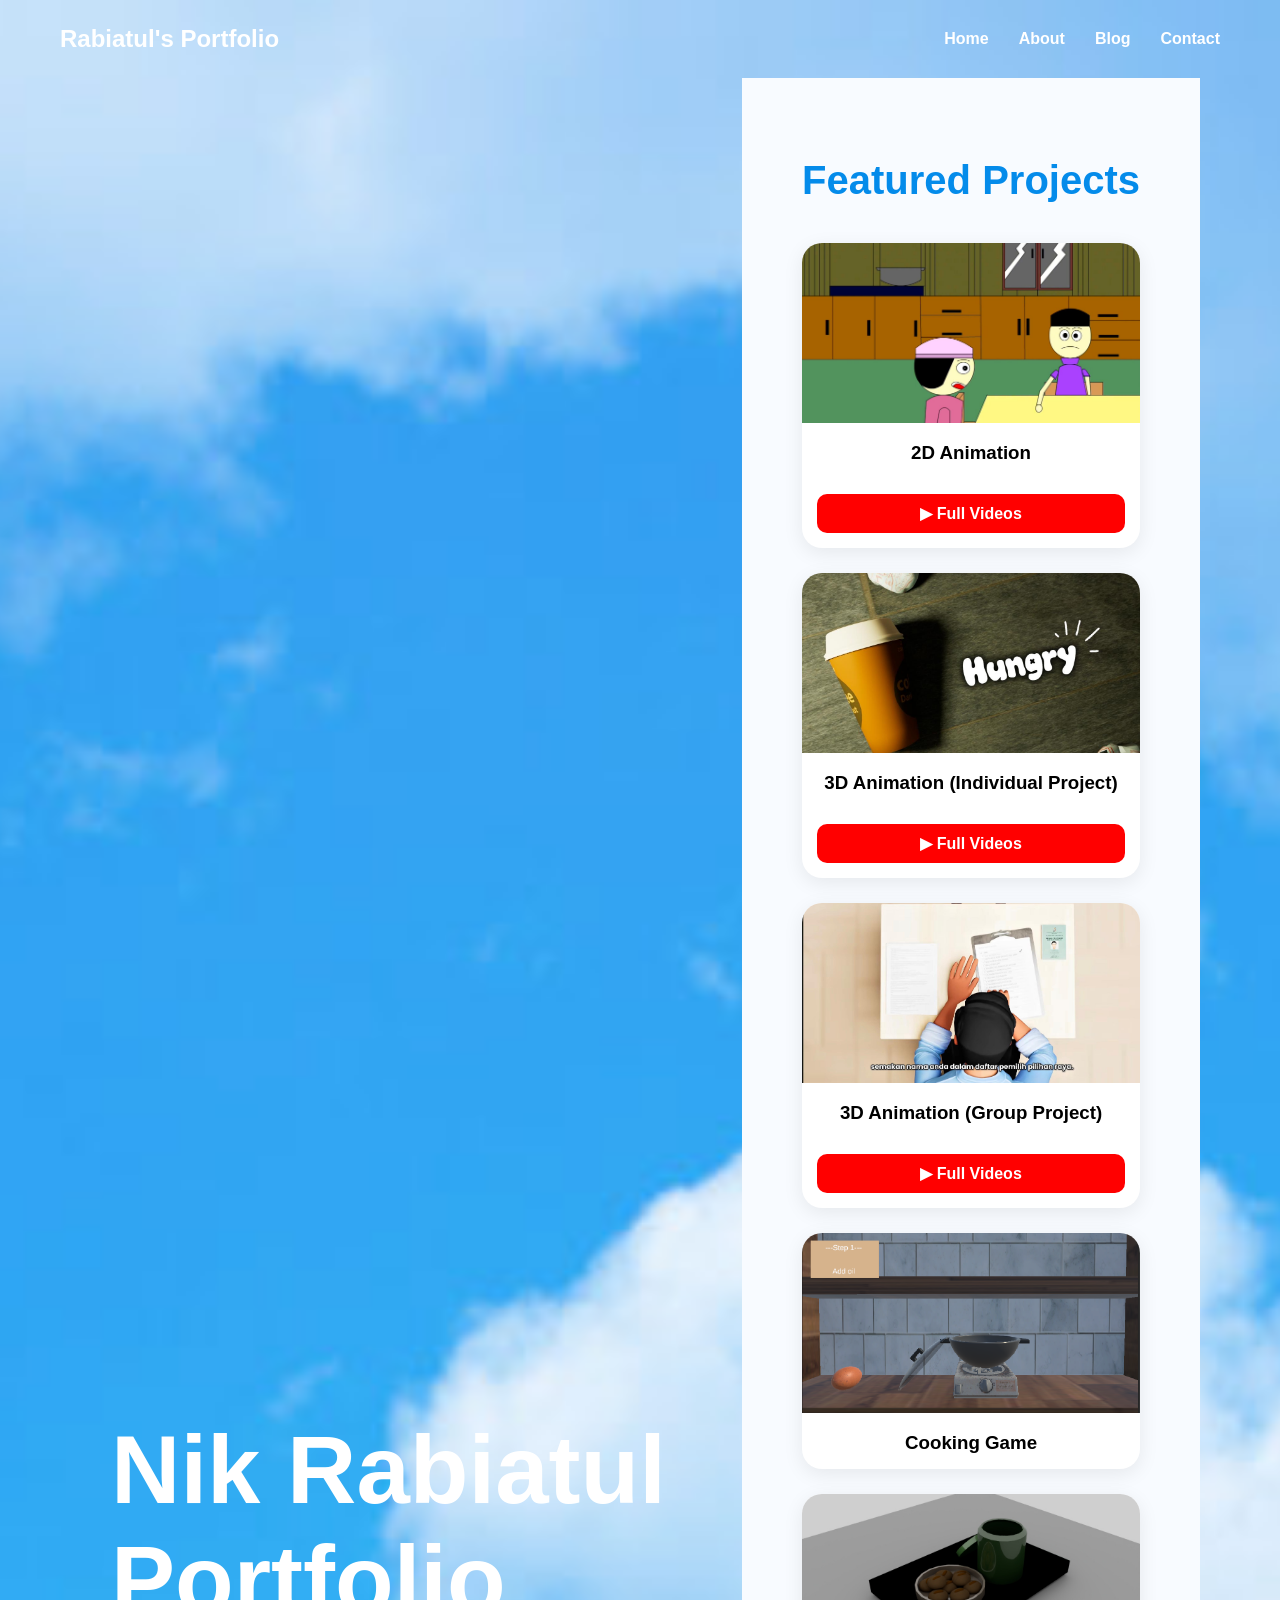
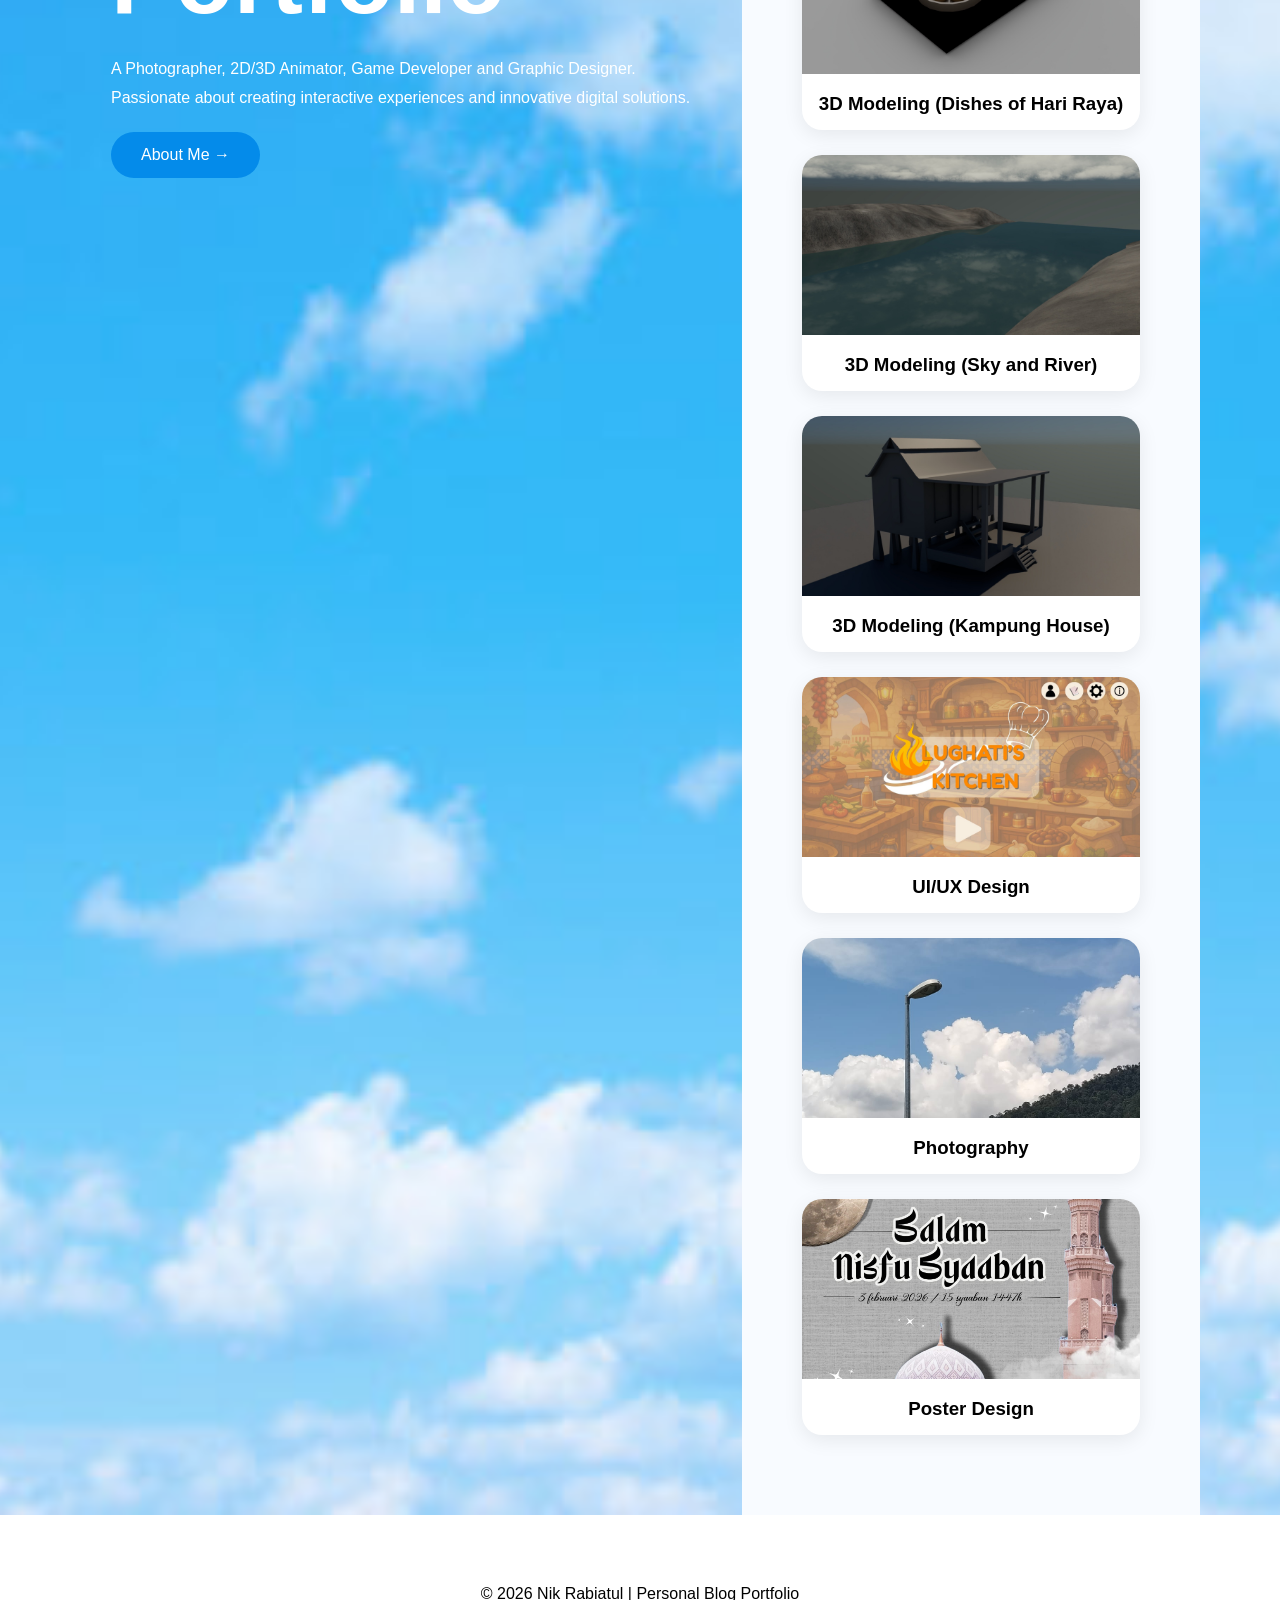
<file: index.html>
<!DOCTYPE html>
<html lang="en">
<head>
    <meta charset="UTF-8">
    <meta name="viewport" content="width=device-width, initial-scale=1.0">
    <title>Nik Rabiatul Adawiah</title>
    <link rel="stylesheet" href="css/style.css">
</head>
<body>

    <section class="hero">

    

    <nav>
        <div class="logo">Rabiatul's Portfolio</div>

        <ul>
            <li><a href="index.html">Home</a></li>
            <li><a href="about.html">About</a></li>
            <li><a href="blog.html">Blog</a></li>
            <li><a href="contact.html">Contact</a></li>
        </ul>
    </nav>

    <div class="hero-content">

        <h1 id="typing-text"></h1>

        <div class="left-content">
            <h1>Nik Rabiatul Portfolio</h1>

            <p>
                A Photographer, 2D/3D Animator, Game Developer and Graphic Designer.
                Passionate about creating interactive experiences and
                innovative digital solutions.
            </p>

            <a href="about.html" class="explore-btn">
                About Me →
            </a>
        </div>

       <section class="featured-projects">

    <h2>Featured Projects</h2>

    <div class="project-grid">

        <div class="project-box">
            <img src="images/2d.jpeg" alt="">
            <h3>2D Animation</h3>
            <a href="https://youtu.be/Un-qMPozOXg?si=61sQifXs1nlyICie" class="youtube-btn">▶ Full Videos</a>
        </div>

        <div class="project-box">
            <img src="images/3d.jpeg" alt="">
            <h3>3D Animation (Individual Project)</h3>
            <a href="https://youtu.be/7MJINVEy5Hg?si=tbeQDeprbRoLhTo2" class="youtube-btn">▶ Full Videos</a>
        </div>

        <div class="project-box">
            <img src="images/undi.jpeg" alt="">
            <h3>3D Animation (Group Project)</h3>
            <a href="https://youtu.be/KprxuE1EbSo?si=SqqkYs3lFVbe_8xC" class="youtube-btn">▶ Full Videos</a>
        </div>

        <div class="project-box">
            <img src="images/cooking.png" alt="">
            <h3>Cooking Game</h3>
        </div>

        <div class="project-box">
            <img src="images/sekut.jpg" alt="">
            <h3>3D Modeling (Dishes of Hari Raya)</h3>
        </div>

        <div class="project-box">
            <img src="images/air.jpg" alt="">
            <h3>3D Modeling (Sky and River)</h3>
        </div>

        <div class="project-box">
            <img src="images/rumah.jpg" alt="">
            <h3>3D Modeling (Kampung House)</h3>
        </div>

        <div class="project-box">
            <img src="images/game.jpg" alt="">
            <h3>UI/UX Design</h3>
        </div>

        <div class="project-box">
            <img src="images/langit.jpeg" alt="">
            <h3>Photography</h3>
        </div>

        <div class="project-box">
            <img src="images/syaaban.jpeg" alt="">
            <h3>Poster Design</h3>
        </div>

    </div>

</section>


    </div>

</section>

    <footer>
        <p>&copy; 2026 Nik Rabiatul | Personal Blog Portfolio</p>
    </footer>

</body>
</file>
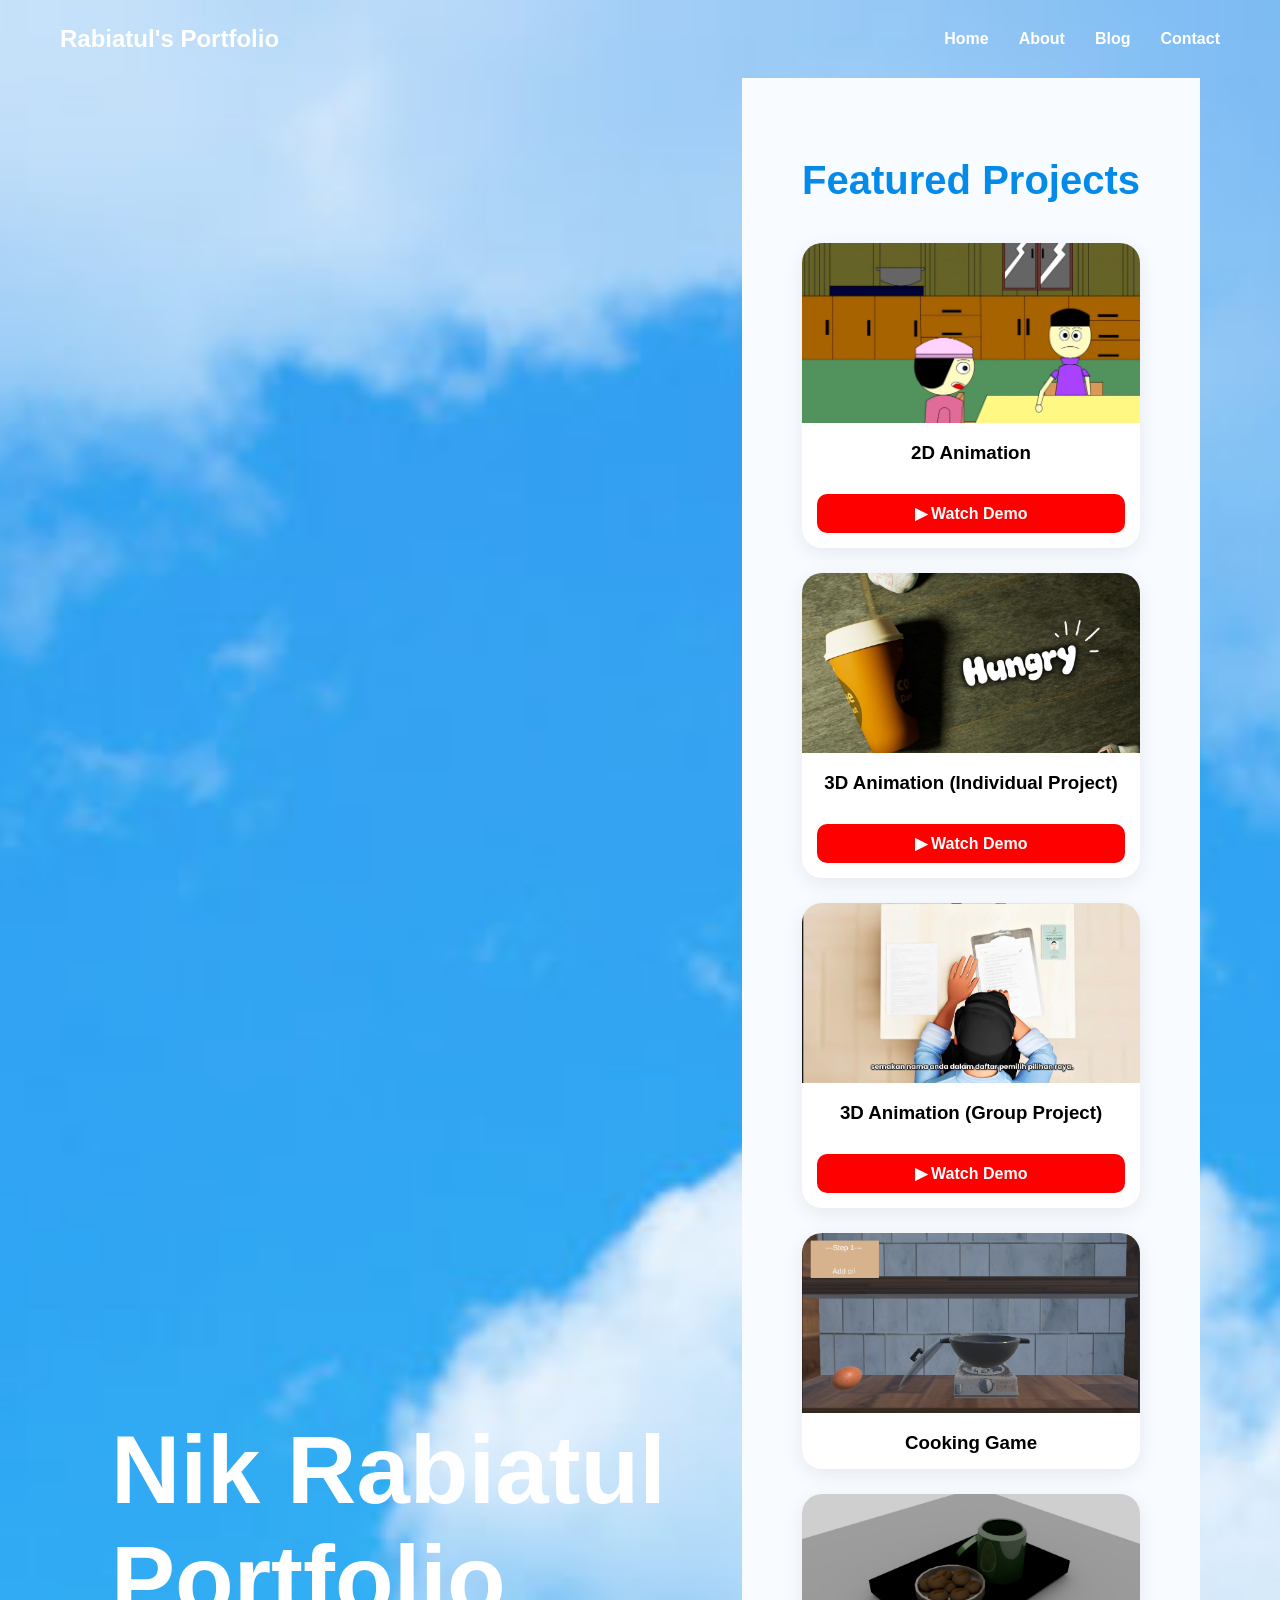
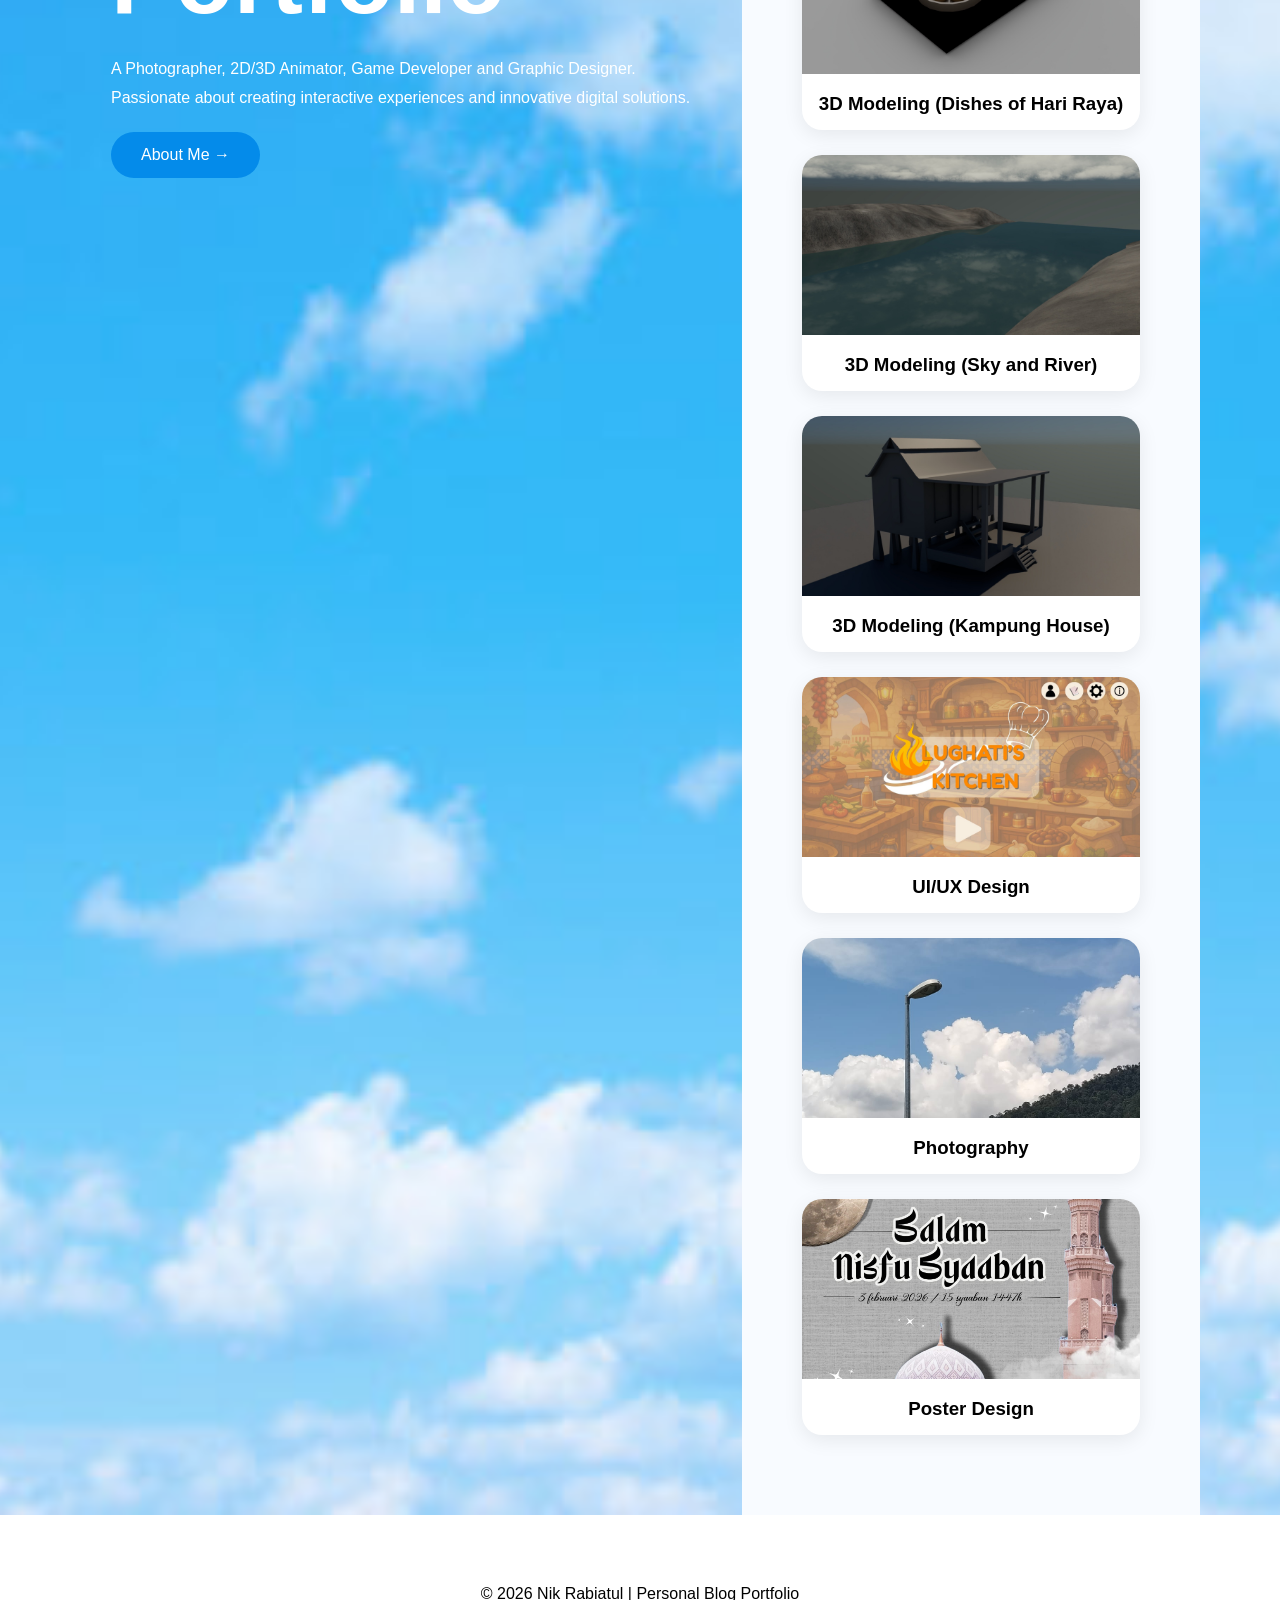
<file: personal blog portfolio/index.html>
<!DOCTYPE html>
<html lang="en">
<head>
    <meta charset="UTF-8">
    <meta name="viewport" content="width=device-width, initial-scale=1.0">
    <title>Nik Rabiatul Adawiah</title>
    <link rel="stylesheet" href="css/style.css">
</head>
<body>

    <section class="hero">

    

    <nav>
        <div class="logo">Rabiatul's Portfolio</div>

        <ul>
            <li><a href="index.html">Home</a></li>
            <li><a href="about.html">About</a></li>
            <li><a href="blog.html">Blog</a></li>
            <li><a href="contact.html">Contact</a></li>
        </ul>
    </nav>

    <div class="hero-content">

        <h1 id="typing-text"></h1>

        <div class="left-content">
            <h1>Nik Rabiatul Portfolio</h1>

            <p>
                A Photographer, 2D/3D Animator, Game Developer and Graphic Designer.
                Passionate about creating interactive experiences and
                innovative digital solutions.
            </p>

            <a href="about.html" class="explore-btn">
                About Me →
            </a>
        </div>

       <section class="featured-projects">

    <h2>Featured Projects</h2>

    <div class="project-grid">

        <div class="project-box">
            <img src="images/2d.jpeg" alt="">
            <h3>2D Animation</h3>
            <a href="https://youtu.be/Un-qMPozOXg?si=61sQifXs1nlyICie" class="youtube-btn">▶ Watch Demo</a>
        </div>

        <div class="project-box">
            <img src="images/3d.jpeg" alt="">
            <h3>3D Animation (Individual Project)</h3>
            <a href="https://youtu.be/7MJINVEy5Hg?si=tbeQDeprbRoLhTo2" class="youtube-btn">▶ Watch Demo</a>
        </div>

        <div class="project-box">
            <img src="images/undi.jpeg" alt="">
            <h3>3D Animation (Group Project)</h3>
            <a href="https://youtu.be/KprxuE1EbSo?si=SqqkYs3lFVbe_8xC" class="youtube-btn">▶ Watch Demo</a>
        </div>

        <div class="project-box">
            <img src="images/cooking.png" alt="">
            <h3>Cooking Game</h3>
        </div>

        <div class="project-box">
            <img src="images/sekut.jpg" alt="">
            <h3>3D Modeling (Dishes of Hari Raya)</h3>
        </div>

        <div class="project-box">
            <img src="images/air.jpg" alt="">
            <h3>3D Modeling (Sky and River)</h3>
        </div>

        <div class="project-box">
            <img src="images/rumah.jpg" alt="">
            <h3>3D Modeling (Kampung House)</h3>
        </div>

        <div class="project-box">
            <img src="images/game.jpg" alt="">
            <h3>UI/UX Design</h3>
        </div>

        <div class="project-box">
            <img src="images/langit.jpeg" alt="">
            <h3>Photography</h3>
        </div>

        <div class="project-box">
            <img src="images/syaaban.jpeg" alt="">
            <h3>Poster Design</h3>
        </div>

    </div>

</section>


    </div>

</section>

    <footer>
        <p>&copy; 2026 Nik Rabiatul | Personal Blog Portfolio</p>
    </footer>

</body>
</html>
</file>
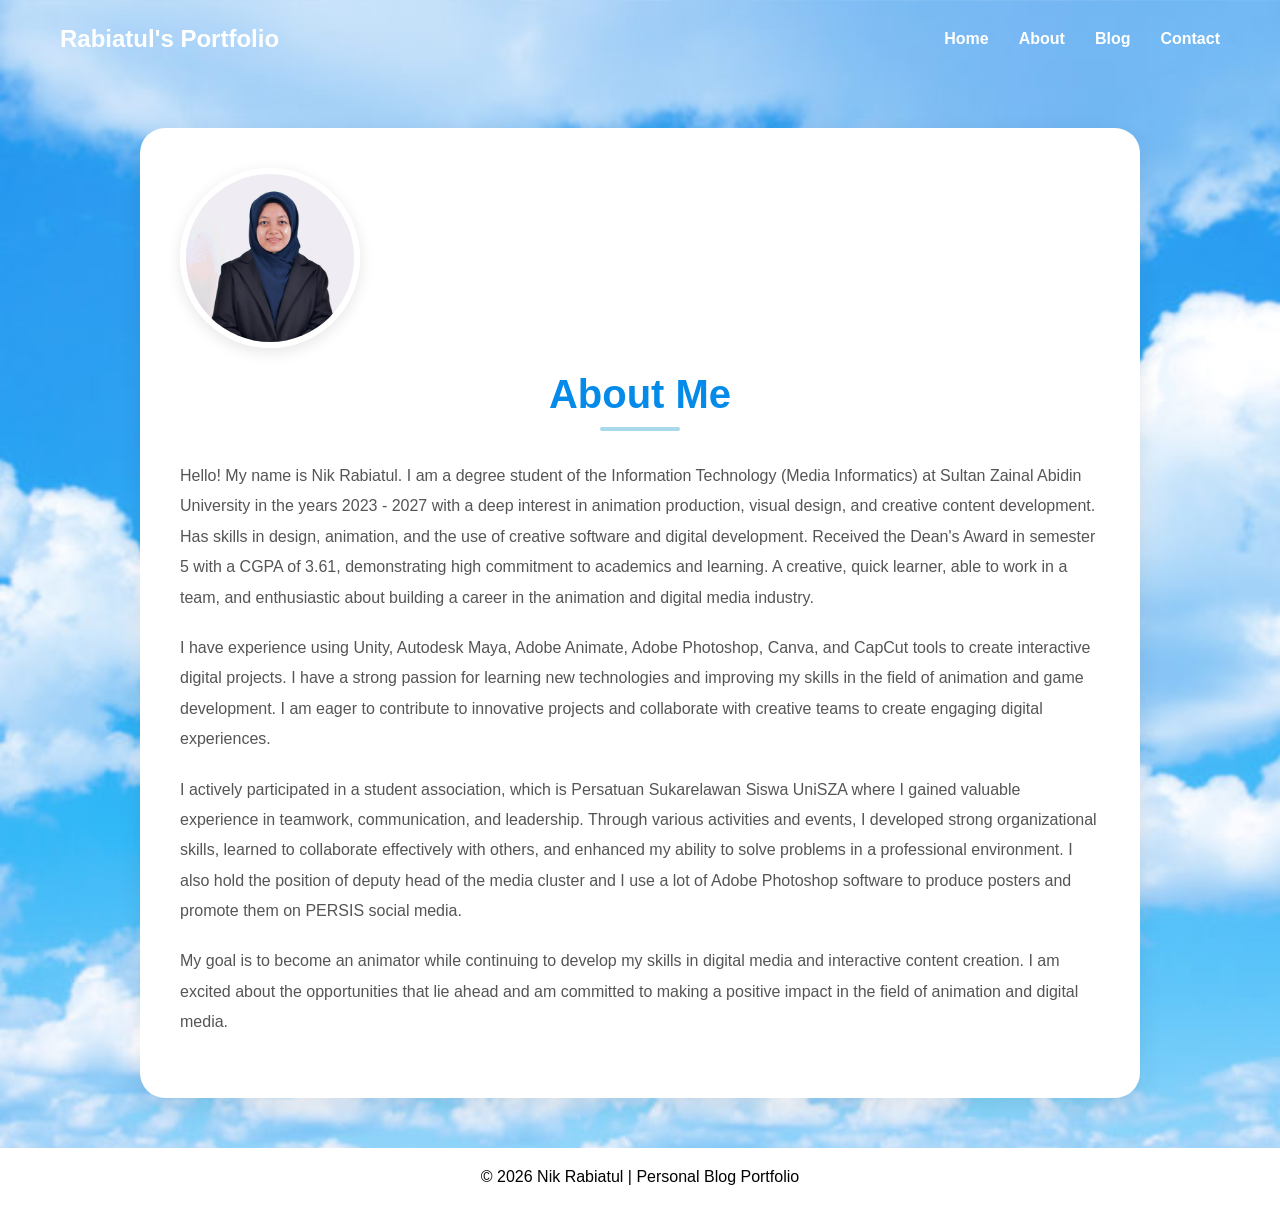
<file: about.html>
<!DOCTYPE html>
<html lang="en">
<head>
    <meta charset="UTF-8">
    <meta name="viewport" content="width=device-width, initial-scale=1.0">
    <title>About Me</title>
    <link rel="stylesheet" href="css/style.css">
</head>
<body>

    <body class="about-page"></body>

    <nav>
        <div class="logo">Rabiatul's Portfolio</div>

        <ul>
            <li><a href="index.html">Home</a></li>
            <li><a href="about.html">About</a></li>
            <li><a href="blog.html">Blog</a></li>
            <li><a href="contact.html">Contact</a></li>
        </ul>
    </nav>

<section class="page-content">
    <img src="images/profile.jpeg"
     alt="Profile"
     class="profile-img">
    <h2>About Me</h2>

    <p>
        Hello! My name is Nik Rabiatul. I am a degree student of the Information Technology (Media Informatics) at Sultan Zainal Abidin University in the years 2023 - 2027 with a deep interest in animation production, visual design, and creative content development. Has skills in design, animation, and the use of creative software and digital development. Received the Dean's Award in semester 5 with a CGPA of 3.61, demonstrating high commitment to academics and learning. A creative, quick learner, able to work in a team, and enthusiastic about building a career in the animation and digital media industry.
    </p>

    <p>
        I have experience using Unity, Autodesk Maya, Adobe Animate, Adobe Photoshop, Canva, and CapCut
        tools to create interactive digital projects. I have a strong passion for learning new technologies and improving my skills in the field of animation and game development. I am eager to contribute to innovative projects and collaborate with creative teams to create engaging digital experiences.
    </p>

    <p>
        I actively participated in a student association, which is Persatuan Sukarelawan Siswa UniSZA where I gained valuable experience in teamwork, communication, and leadership. Through various activities and events, I developed strong organizational skills, learned to collaborate effectively with others, and enhanced my ability to solve problems in a professional environment. I also hold the position of deputy head of the media cluster and I use a lot of Adobe Photoshop software to produce posters and promote them on PERSIS social media. 
    </p>

    <p>
        My goal is to become an animator while continuing to develop my skills in digital media and interactive content creation. I am excited about the opportunities that lie ahead and am committed to making a positive impact in the field of animation and digital media.
    </p>
</section>

<footer>
    <p>&copy; 2026 Nik Rabiatul | Personal Blog Portfolio</p>
</footer>

</body>
</file>
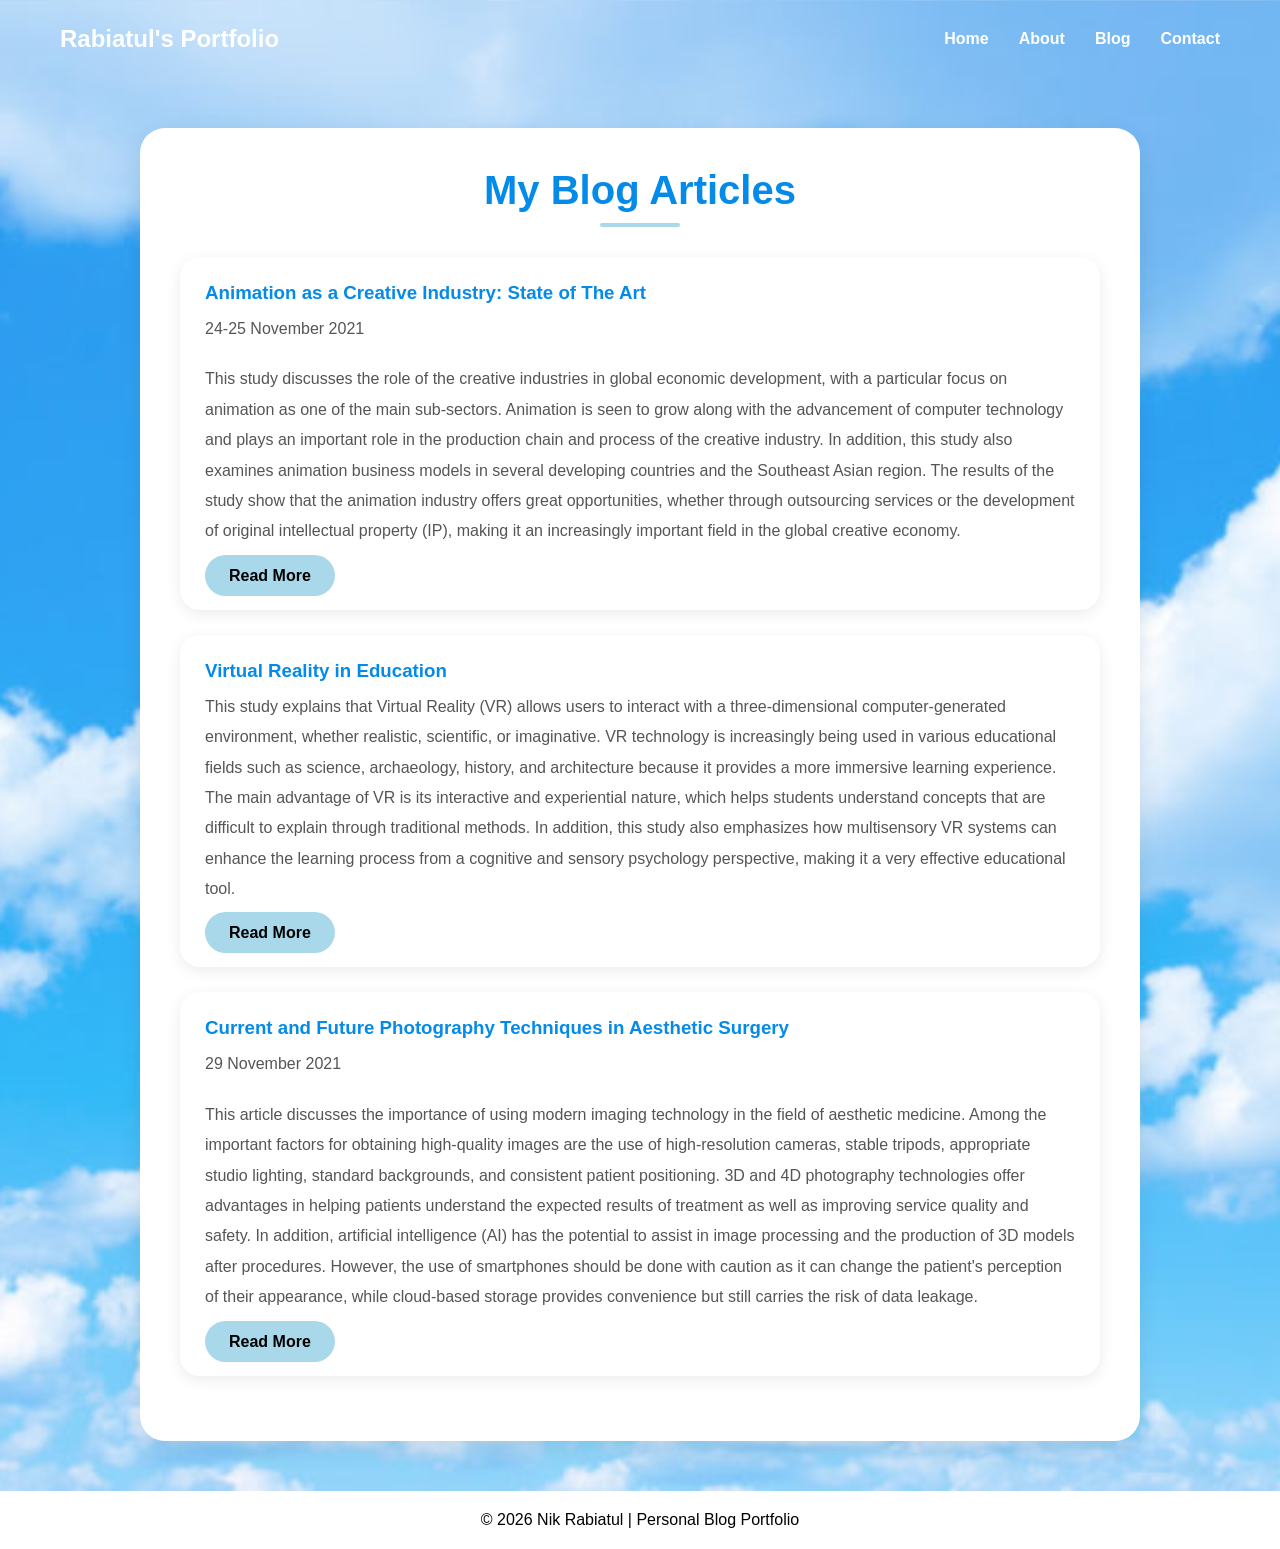
<file: blog.html>
<!DOCTYPE html>
<html lang="en">
<head>
    <meta charset="UTF-8">
    <meta name="viewport" content="width=device-width, initial-scale=1.0">
    <title>Blog</title>
    <link rel="stylesheet" href="css/style.css">
</head>
<body>

    <body class="blog-page"></body>

    <nav>
        <div class="logo">Rabiatul's Portfolio</div>

        <ul>
            <li><a href="index.html">Home</a></li>
            <li><a href="about.html">About</a></li>
            <li><a href="blog.html">Blog</a></li>
            <li><a href="contact.html">Contact</a></li>
        </ul>
    </nav>

  <section class="page-content">

    <h2>My Blog Articles</h2>

    <!-- ARTICLE 1 -->
    <div class="card">

        <h3>Animation as a Creative Industry: State of The Art</h3>

          <p>
            24-25 November 2021
        </p>

        <p>
            This study discusses the role of the creative industries in global economic development, with a particular focus on animation as one of the main sub-sectors. Animation is seen to grow along with the advancement of computer technology and plays an important role in the production chain and process of the creative industry. In addition, this study also examines animation business models in several developing countries and the Southeast Asian region. The results of the study show that the animation industry offers great opportunities, whether through outsourcing services or the development of original intellectual property (IP), making it an increasingly important field in the global creative economy.
        </p>

        <a href="https://doi.org/10.1016/j.learninstruc.2016.06.005" target="_blank" class="btn">
            Read More
        </a>

    </div>

    <!-- ARTICLE 2 -->
    <div class="card">

        <h3>Virtual Reality in Education</h3>


        <p>
            This study explains that Virtual Reality (VR) allows users to interact with a three-dimensional computer-generated environment, whether realistic, scientific, or imaginative. VR technology is increasingly being used in various educational fields such as science, archaeology, history, and architecture because it provides a more immersive learning experience. The main advantage of VR is its interactive and experiential nature, which helps students understand concepts that are difficult to explain through traditional methods. In addition, this study also emphasizes how multisensory VR systems can enhance the learning process from a cognitive and sensory psychology perspective, making it a very effective educational tool.
        </p>

        <a href="https://www.igi-global.com/chapter/virtual-reality-education/40560" target="_blank" class="btn">
            Read More
        </a>

    </div>

    <!-- ARTICLE 3 -->
    <div class="card">

        <h3>Current and Future Photography Techniques in Aesthetic Surgery</h3>

        <p>
        29 November 2021
        </p>

        <p>
            This article discusses the importance of using modern imaging technology in the field of aesthetic medicine. Among the important factors for obtaining high-quality images are the use of high-resolution cameras, stable tripods, appropriate studio lighting, standard backgrounds, and consistent patient positioning. 3D and 4D photography technologies offer advantages in helping patients understand the expected results of treatment as well as improving service quality and safety. In addition, artificial intelligence (AI) has the potential to assist in image processing and the production of 3D models after procedures. However, the use of smartphones should be done with caution as it can change the patient's perception of their appearance, while cloud-based storage provides convenience but still carries the risk of data leakage.
        </p>

        <a href="https://academic.oup.com/asjopenforum/article/doi/10.1093/asjof/ojab050/6446153?guestAccessKey=" target="_blank" class="btn">
            Read More
        </a>

    </div>

</section>


<footer>
    <p>&copy; 2026 Nik Rabiatul | Personal Blog Portfolio</p>
</footer>

</body>
</file>
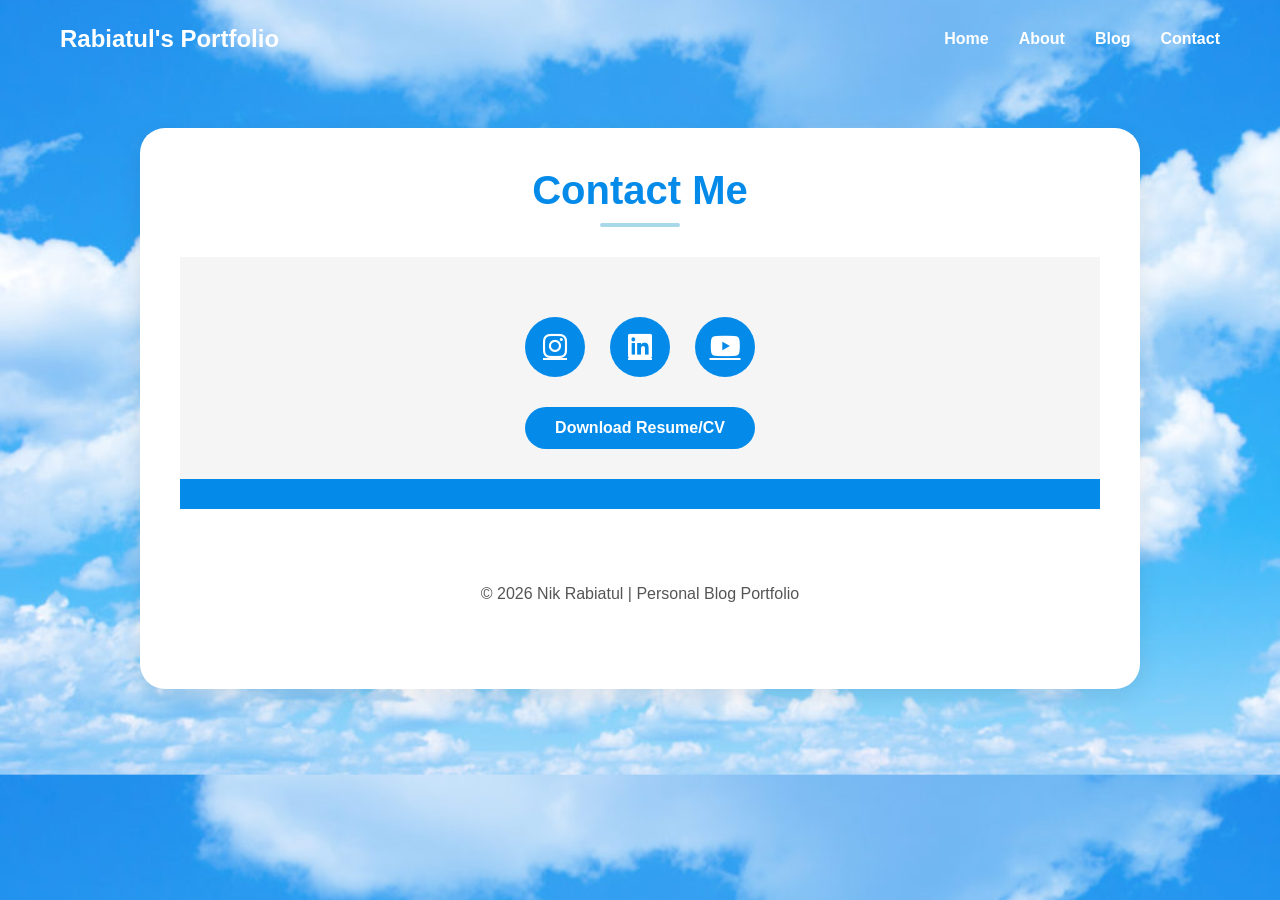
<file: contact.html>
<!DOCTYPE html>
<html lang="en">
<head>
    <meta charset="UTF-8">
    <meta name="viewport" content="width=device-width, initial-scale=1.0">
    <title>Contact</title>
    <link rel="stylesheet" href="css/style.css">
    <link rel="stylesheet"
href="https://cdnjs.cloudflare.com/ajax/libs/font-awesome/6.5.1/css/all.min.css">
</head>
<body>

<body class="contact-page"></body>

    <nav>
        <div class="logo">Rabiatul's Portfolio</div>

        <ul>
            <li><a href="index.html">Home</a></li>
            <li><a href="about.html">About</a></li>
            <li><a href="blog.html">Blog</a></li>
            <li><a href="contact.html">Contact</a></li>
        </ul>
    </nav>

<section class="page-content">
    <h2>Contact Me</h2>

    <section class="contact-section">

    <div class="social-icons">

        <a href="https://www.instagram.com/nikatul.it?igsh=MXM3bjBkd3oyOWRodA==" target="_blank">
            <i class="fa-brands fa-instagram"></i>
        </a>

        <a href="https://www.linkedin.com/in/nik-rabiatul-2aa094369?utm_source=share_via&utm_content=profile&utm_medium=member_android" target="_blank">
            <i class="fa-brands fa-linkedin"></i>
        </a>

        <a href="https://youtube.com/@nikatul?si=X_7uETvbcnrvGx1p" target="_blank">
            <i class="fa-brands fa-youtube"></i>
        </a>

    </div>

    <a href="file/CV NIK RABIATUL.pdf" download class="resume-btn">
        Download Resume/CV
    </a>

</div>

    </div>

</section>

<footer>
    <p>&copy; 2026 Nik Rabiatul | Personal Blog Portfolio</p>
</footer>

</body>
</file>
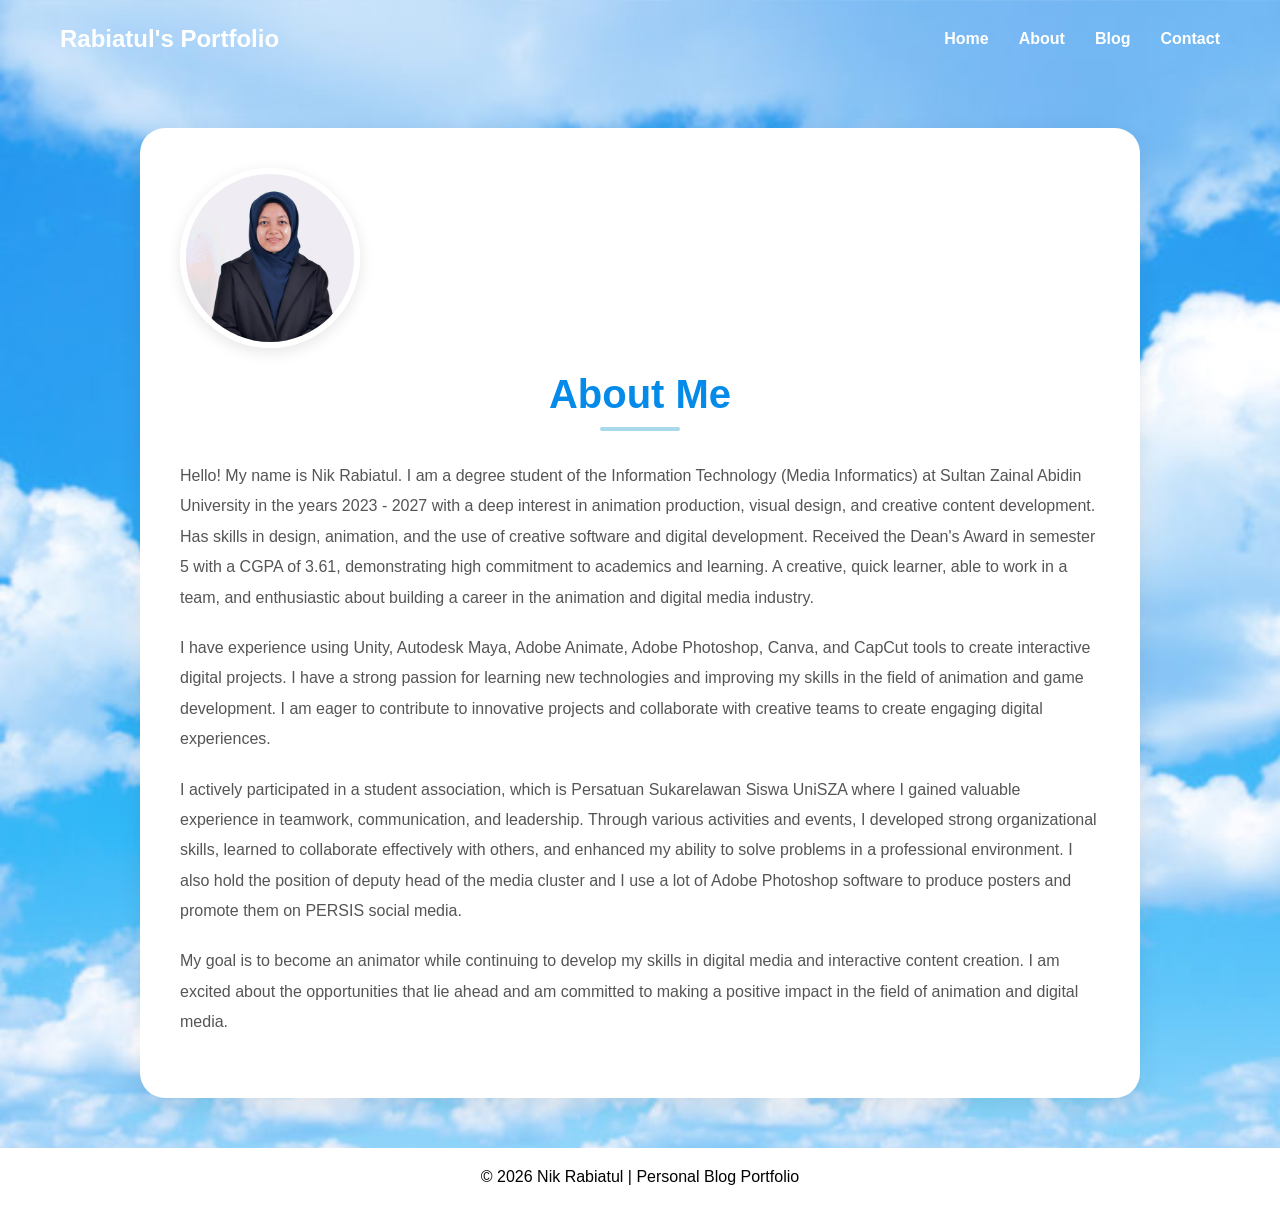
<file: personal blog portfolio/about.html>
<!DOCTYPE html>
<html lang="en">
<head>
    <meta charset="UTF-8">
    <meta name="viewport" content="width=device-width, initial-scale=1.0">
    <title>About Me</title>
    <link rel="stylesheet" href="css/style.css">
</head>
<body>

    <body class="about-page"></body>

    <nav>
        <div class="logo">Rabiatul's Portfolio</div>

        <ul>
            <li><a href="index.html">Home</a></li>
            <li><a href="about.html">About</a></li>
            <li><a href="blog.html">Blog</a></li>
            <li><a href="contact.html">Contact</a></li>
        </ul>
    </nav>

<section class="page-content">
    <img src="images/profile.jpeg"
     alt="Profile"
     class="profile-img">
    <h2>About Me</h2>

    <p>
        Hello! My name is Nik Rabiatul. I am a degree student of the Information Technology (Media Informatics) at Sultan Zainal Abidin University in the years 2023 - 2027 with a deep interest in animation production, visual design, and creative content development. Has skills in design, animation, and the use of creative software and digital development. Received the Dean's Award in semester 5 with a CGPA of 3.61, demonstrating high commitment to academics and learning. A creative, quick learner, able to work in a team, and enthusiastic about building a career in the animation and digital media industry.
    </p>

    <p>
        I have experience using Unity, Autodesk Maya, Adobe Animate, Adobe Photoshop, Canva, and CapCut
        tools to create interactive digital projects. I have a strong passion for learning new technologies and improving my skills in the field of animation and game development. I am eager to contribute to innovative projects and collaborate with creative teams to create engaging digital experiences.
    </p>

    <p>
        I actively participated in a student association, which is Persatuan Sukarelawan Siswa UniSZA where I gained valuable experience in teamwork, communication, and leadership. Through various activities and events, I developed strong organizational skills, learned to collaborate effectively with others, and enhanced my ability to solve problems in a professional environment. I also hold the position of deputy head of the media cluster and I use a lot of Adobe Photoshop software to produce posters and promote them on PERSIS social media. 
    </p>

    <p>
        My goal is to become an animator while continuing to develop my skills in digital media and interactive content creation. I am excited about the opportunities that lie ahead and am committed to making a positive impact in the field of animation and digital media.
    </p>
</section>

<footer>
    <p>&copy; 2026 Nik Rabiatul | Personal Blog Portfolio</p>
</footer>

</body>
</html>
</file>
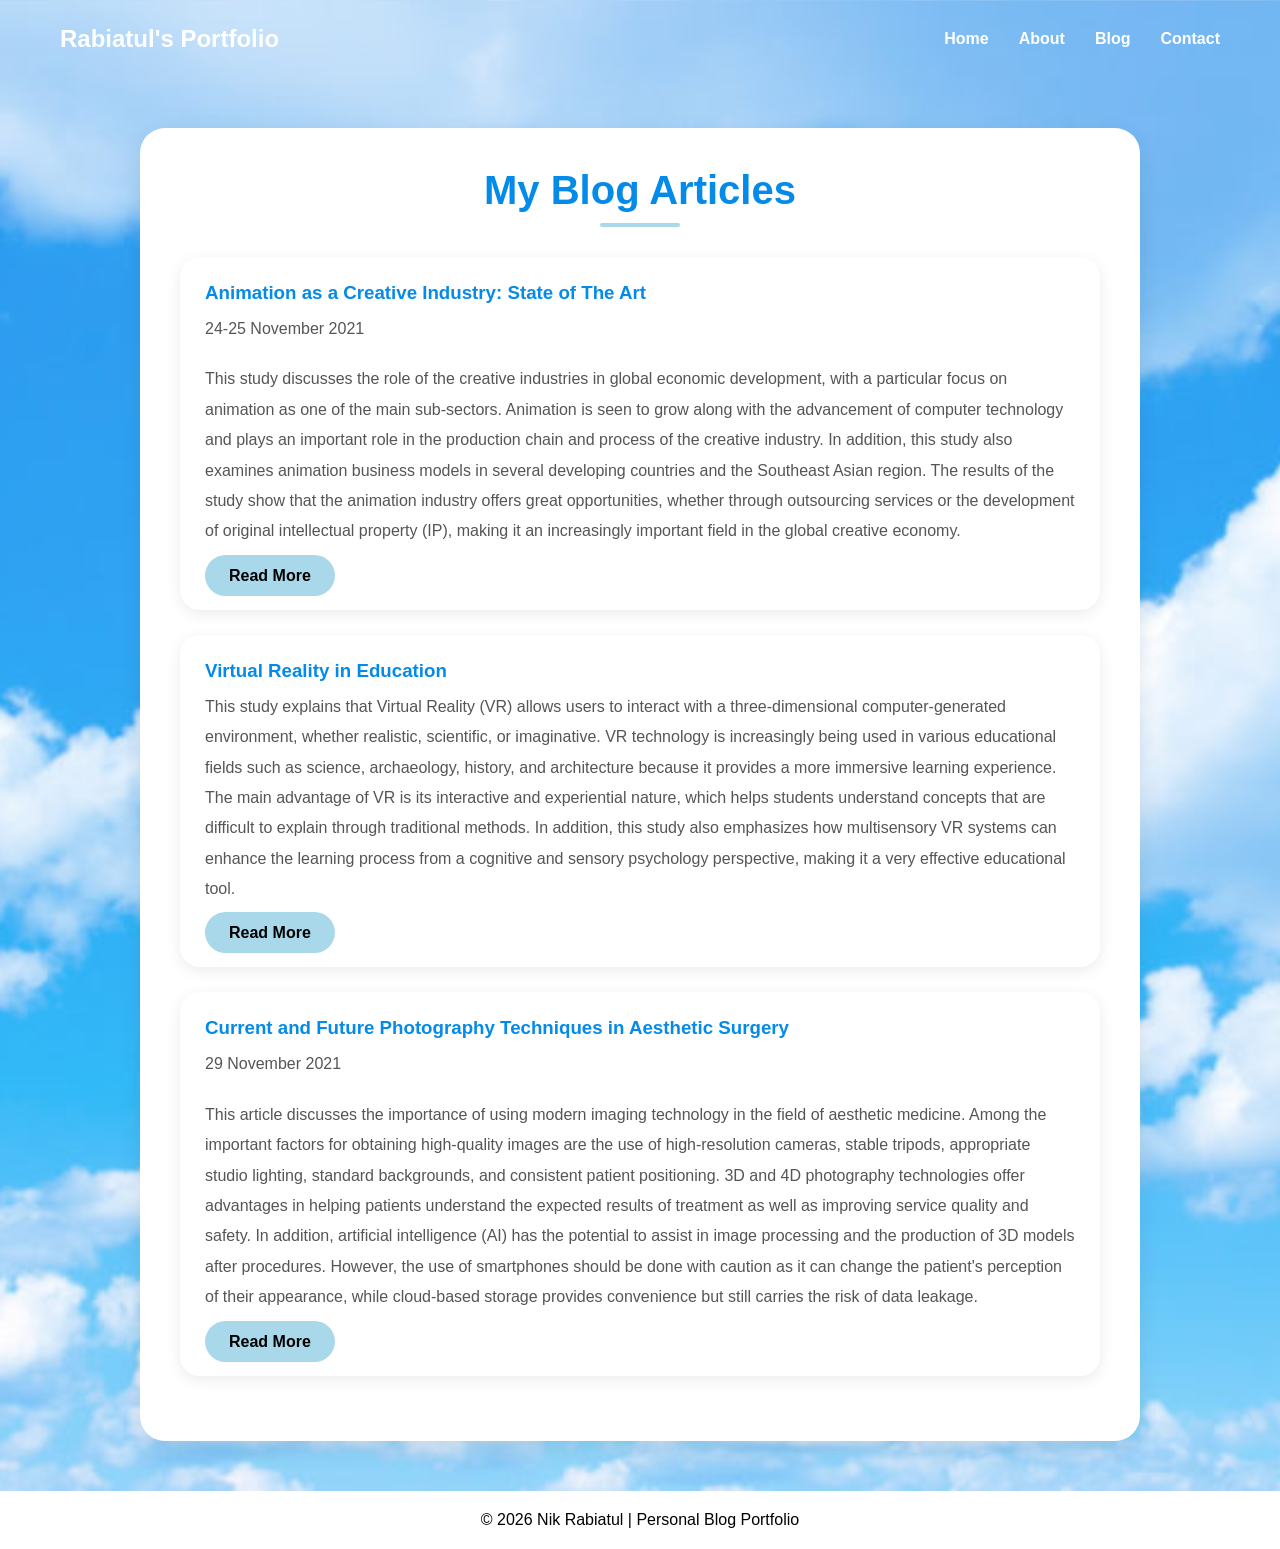
<file: personal blog portfolio/blog.html>
<!DOCTYPE html>
<html lang="en">
<head>
    <meta charset="UTF-8">
    <meta name="viewport" content="width=device-width, initial-scale=1.0">
    <title>Blog</title>
    <link rel="stylesheet" href="css/style.css">
</head>
<body>

    <body class="blog-page"></body>

    <nav>
        <div class="logo">Rabiatul's Portfolio</div>

        <ul>
            <li><a href="index.html">Home</a></li>
            <li><a href="about.html">About</a></li>
            <li><a href="blog.html">Blog</a></li>
            <li><a href="contact.html">Contact</a></li>
        </ul>
    </nav>

  <section class="page-content">

    <h2>My Blog Articles</h2>

    <!-- ARTICLE 1 -->
    <div class="card">

        <h3>Animation as a Creative Industry: State of The Art</h3>

          <p>
            24-25 November 2021
        </p>

        <p>
            This study discusses the role of the creative industries in global economic development, with a particular focus on animation as one of the main sub-sectors. Animation is seen to grow along with the advancement of computer technology and plays an important role in the production chain and process of the creative industry. In addition, this study also examines animation business models in several developing countries and the Southeast Asian region. The results of the study show that the animation industry offers great opportunities, whether through outsourcing services or the development of original intellectual property (IP), making it an increasingly important field in the global creative economy.
        </p>

        <a href="https://doi.org/10.1016/j.learninstruc.2016.06.005" target="_blank" class="btn">
            Read More
        </a>

    </div>

    <!-- ARTICLE 2 -->
    <div class="card">

        <h3>Virtual Reality in Education</h3>


        <p>
            This study explains that Virtual Reality (VR) allows users to interact with a three-dimensional computer-generated environment, whether realistic, scientific, or imaginative. VR technology is increasingly being used in various educational fields such as science, archaeology, history, and architecture because it provides a more immersive learning experience. The main advantage of VR is its interactive and experiential nature, which helps students understand concepts that are difficult to explain through traditional methods. In addition, this study also emphasizes how multisensory VR systems can enhance the learning process from a cognitive and sensory psychology perspective, making it a very effective educational tool.
        </p>

        <a href="https://www.igi-global.com/chapter/virtual-reality-education/40560" target="_blank" class="btn">
            Read More
        </a>

    </div>

    <!-- ARTICLE 3 -->
    <div class="card">

        <h3>Current and Future Photography Techniques in Aesthetic Surgery</h3>

        <p>
        29 November 2021
        </p>

        <p>
            This article discusses the importance of using modern imaging technology in the field of aesthetic medicine. Among the important factors for obtaining high-quality images are the use of high-resolution cameras, stable tripods, appropriate studio lighting, standard backgrounds, and consistent patient positioning. 3D and 4D photography technologies offer advantages in helping patients understand the expected results of treatment as well as improving service quality and safety. In addition, artificial intelligence (AI) has the potential to assist in image processing and the production of 3D models after procedures. However, the use of smartphones should be done with caution as it can change the patient's perception of their appearance, while cloud-based storage provides convenience but still carries the risk of data leakage.
        </p>

        <a href="https://academic.oup.com/asjopenforum/article/doi/10.1093/asjof/ojab050/6446153?guestAccessKey=" target="_blank" class="btn">
            Read More
        </a>

    </div>

</section>


<footer>
    <p>&copy; 2026 Nik Rabiatul | Personal Blog Portfolio</p>
</footer>

</body>
</html>
</file>
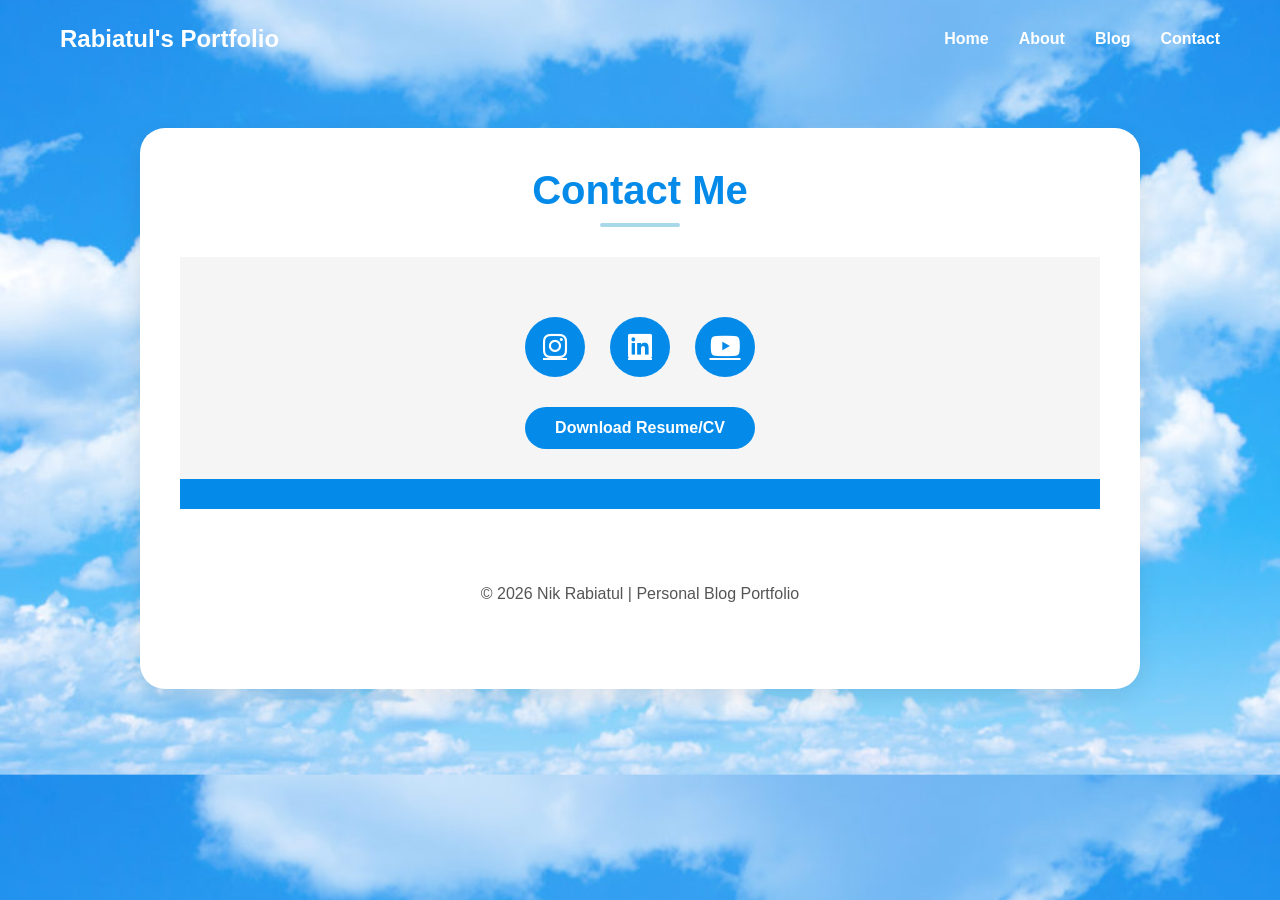
<file: personal blog portfolio/contact.html>
<!DOCTYPE html>
<html lang="en">
<head>
    <meta charset="UTF-8">
    <meta name="viewport" content="width=device-width, initial-scale=1.0">
    <title>Contact</title>
    <link rel="stylesheet" href="css/style.css">
    <link rel="stylesheet"
href="https://cdnjs.cloudflare.com/ajax/libs/font-awesome/6.5.1/css/all.min.css">
</head>
<body>

<body class="contact-page"></body>

    <nav>
        <div class="logo">Rabiatul's Portfolio</div>

        <ul>
            <li><a href="index.html">Home</a></li>
            <li><a href="about.html">About</a></li>
            <li><a href="blog.html">Blog</a></li>
            <li><a href="contact.html">Contact</a></li>
        </ul>
    </nav>

<section class="page-content">
    <h2>Contact Me</h2>

    <section class="contact-section">

    <div class="social-icons">

        <a href="https://www.instagram.com/nikatul.it?igsh=MXM3bjBkd3oyOWRodA==" target="_blank">
            <i class="fa-brands fa-instagram"></i>
        </a>

        <a href="https://www.linkedin.com/in/nik-rabiatul-2aa094369?utm_source=share_via&utm_content=profile&utm_medium=member_android" target="_blank">
            <i class="fa-brands fa-linkedin"></i>
        </a>

        <a href="https://youtube.com/@nikatul?si=X_7uETvbcnrvGx1p" target="_blank">
            <i class="fa-brands fa-youtube"></i>
        </a>

    </div>

    <a href="file/CV NIK RABIATUL.pdf" download class="resume-btn">
        Download Resume/CV
    </a>

</div>

    </div>

</section>

<footer>
    <p>&copy; 2026 Nik Rabiatul | Personal Blog Portfolio</p>
</footer>

</body>
</html>
</file>
<file: css/style.css>
:root{
    --primary:#A8D8EA;
    --secondary:#000000;
    --accent:#A8D8EA;
    --text:#444;
    --white:#fff;
}

*{
    margin:0;
    padding:0;
    box-sizing:border-box;
    font-family:'Segoe UI', sans-serif;
}

/*body{
    color:var(--text);
    background-color:#FFF5F7;
    background-image:url("../images/background.jpg");
    background-size:cover;
    background-position:center;
    background-repeat:no-repeat;
  
}

/* HEADER */
header{
    background:var(--white);
    padding:20px 40px;
    box-shadow:0 2px 10px rgba(0,0,0,0.05);
    position:sticky;
    top:0;
}

nav{
    display:flex;
    justify-content:space-between;
    align-items:center;
}

nav h1{
    color:#000000;
}

nav ul{
    display:flex;
    list-style:none;
    gap:20px;
}

nav a{
    text-decoration:none;
    color:var(--text);
    font-weight:600;
}

nav a:hover{
    color:#A8D8EA;
}

/* HERO */
.hero{
    position:relative;
    min-height:100vh;

    background-image:url("../images/background.jpg");
    background-size:cover;
    background-position:center;

    overflow:hidden;
}

.overlay{
     position:absolute; 
     inset:0; 
     background:rgba(10,40,80,0.55); }

nav{
    position:relative;
    z-index:2;

    display:flex;
    justify-content:space-between;
    align-items:center;

    padding:25px 60px;
}

.logo{
    color:white;
    font-size:1.5rem;
    font-weight:bold;
}

nav ul{
    display:flex;
    list-style:none;
    gap:30px;
}

nav a{
    color:white;
    text-decoration:none;
}

.hero-content{
    position:relative;
    z-index:2;

    min-height:85vh;

    display:flex;
    align-items:center;
    justify-content:space-between;

    padding:0 80px;
}

.left-content{
    max-width:600px;
    color:white;
}

.left-content h1{
    font-size:6rem;
    font-weight:900;
}

.left-content p{
    margin:20px 0;
    line-height:1.8;
}

.explore-btn{
    display:inline-block;

    background:#048bea;
    color:white;

    padding:14px 30px;
    border-radius:50px;

    text-decoration:none;
}

.right-content{
    display:flex;
    gap:20px;
}

.project-card{
    width:300px;

    background:rgb(213, 247, 249);
    border-radius:20px;

    overflow:hidden;

    backdrop-filter:blur(10px);

    box-shadow:0 8px 25px rgba(0,0,0,0.08);

    transition:0.3s;
}

.project-card:hover{
    transform:translateY(-10px);
}

.project-card img{
    width:100%;
    height:280px;
    object-fit:cover;
}

.project-card h3{
    padding:15px;
}

.btn{
    background:#A8D8EA;
    color:rgb(0, 0, 0);
    text-decoration:none;
    padding:12px 24px;
    border-radius:30px;
    font-weight:bold;
    transition:0.3s;
}

.btn:hover{
    transform:translateY(-3px);
}

/* CONTENT */
/* PAGE BACKGROUNDS */

.about-page{
    background-image:url("../images/background.jpg");
    background-size:cover;
    background-position:center;
}

.blog-page{
    background-image:url("../images/background.jpg");
    background-size:cover;
    background-position:center;
}

.contact-page{
    background-image:url("../images/background.jpg");
    background-size:cover;
    background-position:center;
}

/* CONTENT CONTAINER */

.page-content{
    max-width:1000px;
    margin:50px auto;
    padding:40px;

    background:rgb(255, 255, 255);

    border-radius:25px;

    box-shadow:0 8px 25px rgba(0,0,0,0.08);
}

.page-content h2{
    text-align:center;

    font-size:2.5rem;

    color:#048bea;

    margin-bottom:30px;
}

.page-content h2::after{
    content:"";

    display:block;

    width:80px;
    height:4px;

    background:#A8D8EA;

    margin:10px auto;

    border-radius:10px;
}

.page-content p{
    line-height:1.9;

    margin-bottom:20px;

    color:#555;
}

/* BLOG CARDS */

.card{
    background:white;

    padding:25px;

    border-radius:20px;

    margin-bottom:25px;

    box-shadow:0 4px 15px rgba(0,0,0,0.08);

    transition:0.3s;
}

.card:hover{
    transform:translateY(-8px);
}

.card h3{
    color:#048bea;
    margin-bottom:10px;
}

/* CONTACT FORM */

form{
    display:flex;
    flex-direction:column;
    gap:15px;
}

input,
textarea{
    padding:14px;

    border:2px solid #ddd;

    border-radius:15px;

    font-size:16px;
}

input:focus,
textarea:focus{
    outline:none;

    border-color:#048bea;
}

button{
    background:#048bea;

    color:white;

    border:none;

    padding:15px;

    border-radius:15px;

    font-size:16px;

    cursor:pointer;

    transition:0.3s;
}

button:hover{
    transform:translateY(-3px);
}

/* PROFILE IMAGE */

.profile-img{
    width:180px;
    height:180px;

    object-fit:cover;

    border-radius:50%;

    border:6px solid white;

    box-shadow:0 4px 15px rgba(0,0,0,0.1);

    margin-bottom:20px;
}

/* YOUTUBE BUTTON */

.youtube-btn{
    display:block;

    margin:15px;

    padding:10px;

    text-align:center;

    text-decoration:none;

    background:#ff0000;

    color:white;

    border-radius:10px;

    font-weight:bold;
}

.youtube-btn:hover{
    opacity:0.9;
}

/* FOOTER */

footer{
    text-align:center;

    padding:20px;

    background:rgb(255, 255, 255);

    margin-top:50px;

    color:#000000;
}

.featured-projects{
    padding:80px 60px;
    background:#f8fbff;
}

.featured-projects h2{
    text-align:center;
    font-size:2.5rem;
    margin-bottom:40px;
    color:#048bea;
}

.project-grid{
    display:grid;
    grid-template-columns:repeat(auto-fit,minmax(250px,1fr));
    gap:25px;
}

.project-box{
    background:white;
    border-radius:20px;
    overflow:hidden;

    box-shadow:0 5px 20px rgba(0,0,0,0.08);

    transition:0.3s;
}

.project-box:hover{
    transform:translateY(-10px);
}

.project-box img{
    width:100%;
    height:180px;
    object-fit:cover;
}

.project-box h3{
    padding:15px;
    text-align:center;
}

.contact-section{
    background:#f5f5f5;
    text-align:center;
    padding:60px 50px;
    position:relative;
}

/* Header */

.contact-header img{
    width:100px;
    height:100px;
    border-radius:50%;
    object-fit:cover;
    border:4px solid #31c3d9;
}

.contact-header h1{
    font-size:3rem;
    margin:20px 0 10px;
    font-weight:700;
}

.contact-header p{
    max-width:500px;
    margin:auto;
    color:#666;
    line-height:1.6;
}

/* Contact Info */

.contact-info{
    display:flex;
    justify-content:space-between;
    gap:40px;
    margin-top:80px;
    flex-wrap:wrap;
}

.info-box{
    flex:1;
    min-width:250px;
}

.icon{
    width:100px;
    height:100px;

    margin:0 auto 20px;

    border-radius:50%;

    background:#048bea;

    display:flex;
    justify-content:center;
    align-items:center;

    font-size:40px;
    color:white;
}

.info-box h3{
    margin-bottom:15px;
    font-size:1.4rem;
    letter-spacing:1px;
}

.info-box p{
    color:#666;
    line-height:1.7;
}

/* Blue Footer Strip */

.contact-section::after{
    content:"";
    position:absolute;
    bottom:0;
    left:0;

    width:100%;
    height:30px;

    background:#048bea;
}

.social-section{
    text-align:center;
    margin-top:60px;
}

.social-section h3{
    margin-bottom:20px;
    font-size:1.5rem;
}

.social-icons{
    display:flex;
    justify-content:center;
    gap:25px;
    margin-bottom:30px;
}

.social-icons a{
    width:60px;
    height:60px;

    display:flex;
    justify-content:center;
    align-items:center;

    border-radius:50%;

    background:#048bea;

    color:white;
    font-size:1.7rem;

    transition:0.3s;
}

.social-icons a:hover{
    transform:translateY(-5px);
}

.resume-btn{
    display:inline-block;

    padding:12px 30px;

    background:#048bea;
    color:white;

    text-decoration:none;
    border-radius:30px;

    font-weight:600;

    transition:0.3s;
}

.resume-btn:hover{
    transform:translateY(-3px);
}
</file>
<file: personal blog portfolio/css/style.css>
:root{
    --primary:#A8D8EA;
    --secondary:#000000;
    --accent:#A8D8EA;
    --text:#444;
    --white:#fff;
}

*{
    margin:0;
    padding:0;
    box-sizing:border-box;
    font-family:'Segoe UI', sans-serif;
}

/*body{
    color:var(--text);
    background-color:#FFF5F7;
    background-image:url("../images/background.jpg");
    background-size:cover;
    background-position:center;
    background-repeat:no-repeat;
  
}

/* HEADER */
header{
    background:var(--white);
    padding:20px 40px;
    box-shadow:0 2px 10px rgba(0,0,0,0.05);
    position:sticky;
    top:0;
}

nav{
    display:flex;
    justify-content:space-between;
    align-items:center;
}

nav h1{
    color:#000000;
}

nav ul{
    display:flex;
    list-style:none;
    gap:20px;
}

nav a{
    text-decoration:none;
    color:var(--text);
    font-weight:600;
}

nav a:hover{
    color:#A8D8EA;
}

/* HERO */
.hero{
    position:relative;
    min-height:100vh;

    background-image:url("../images/background.jpg");
    background-size:cover;
    background-position:center;

    overflow:hidden;
}

.overlay{
     position:absolute; 
     inset:0; 
     background:rgba(10,40,80,0.55); }

nav{
    position:relative;
    z-index:2;

    display:flex;
    justify-content:space-between;
    align-items:center;

    padding:25px 60px;
}

.logo{
    color:white;
    font-size:1.5rem;
    font-weight:bold;
}

nav ul{
    display:flex;
    list-style:none;
    gap:30px;
}

nav a{
    color:white;
    text-decoration:none;
}

.hero-content{
    position:relative;
    z-index:2;

    min-height:85vh;

    display:flex;
    align-items:center;
    justify-content:space-between;

    padding:0 80px;
}

.left-content{
    max-width:600px;
    color:white;
}

.left-content h1{
    font-size:6rem;
    font-weight:900;
}

.left-content p{
    margin:20px 0;
    line-height:1.8;
}

.explore-btn{
    display:inline-block;

    background:#048bea;
    color:white;

    padding:14px 30px;
    border-radius:50px;

    text-decoration:none;
}

.right-content{
    display:flex;
    gap:20px;
}

.project-card{
    width:300px;

    background:rgb(213, 247, 249);
    border-radius:20px;

    overflow:hidden;

    backdrop-filter:blur(10px);

    box-shadow:0 8px 25px rgba(0,0,0,0.08);

    transition:0.3s;
}

.project-card:hover{
    transform:translateY(-10px);
}

.project-card img{
    width:100%;
    height:280px;
    object-fit:cover;
}

.project-card h3{
    padding:15px;
}

.btn{
    background:#A8D8EA;
    color:rgb(0, 0, 0);
    text-decoration:none;
    padding:12px 24px;
    border-radius:30px;
    font-weight:bold;
    transition:0.3s;
}

.btn:hover{
    transform:translateY(-3px);
}

/* CONTENT */
/* PAGE BACKGROUNDS */

.about-page{
    background-image:url("../images/background.jpg");
    background-size:cover;
    background-position:center;
}

.blog-page{
    background-image:url("../images/background.jpg");
    background-size:cover;
    background-position:center;
}

.contact-page{
    background-image:url("../images/background.jpg");
    background-size:cover;
    background-position:center;
}

/* CONTENT CONTAINER */

.page-content{
    max-width:1000px;
    margin:50px auto;
    padding:40px;

    background:rgb(255, 255, 255);

    border-radius:25px;

    box-shadow:0 8px 25px rgba(0,0,0,0.08);
}

.page-content h2{
    text-align:center;

    font-size:2.5rem;

    color:#048bea;

    margin-bottom:30px;
}

.page-content h2::after{
    content:"";

    display:block;

    width:80px;
    height:4px;

    background:#A8D8EA;

    margin:10px auto;

    border-radius:10px;
}

.page-content p{
    line-height:1.9;

    margin-bottom:20px;

    color:#555;
}

/* BLOG CARDS */

.card{
    background:white;

    padding:25px;

    border-radius:20px;

    margin-bottom:25px;

    box-shadow:0 4px 15px rgba(0,0,0,0.08);

    transition:0.3s;
}

.card:hover{
    transform:translateY(-8px);
}

.card h3{
    color:#048bea;
    margin-bottom:10px;
}

/* CONTACT FORM */

form{
    display:flex;
    flex-direction:column;
    gap:15px;
}

input,
textarea{
    padding:14px;

    border:2px solid #ddd;

    border-radius:15px;

    font-size:16px;
}

input:focus,
textarea:focus{
    outline:none;

    border-color:#048bea;
}

button{
    background:#048bea;

    color:white;

    border:none;

    padding:15px;

    border-radius:15px;

    font-size:16px;

    cursor:pointer;

    transition:0.3s;
}

button:hover{
    transform:translateY(-3px);
}

/* PROFILE IMAGE */

.profile-img{
    width:180px;
    height:180px;

    object-fit:cover;

    border-radius:50%;

    border:6px solid white;

    box-shadow:0 4px 15px rgba(0,0,0,0.1);

    margin-bottom:20px;
}

/* YOUTUBE BUTTON */

.youtube-btn{
    display:block;

    margin:15px;

    padding:10px;

    text-align:center;

    text-decoration:none;

    background:#ff0000;

    color:white;

    border-radius:10px;

    font-weight:bold;
}

.youtube-btn:hover{
    opacity:0.9;
}

/* FOOTER */

footer{
    text-align:center;

    padding:20px;

    background:rgb(255, 255, 255);

    margin-top:50px;

    color:#000000;
}

.featured-projects{
    padding:80px 60px;
    background:#f8fbff;
}

.featured-projects h2{
    text-align:center;
    font-size:2.5rem;
    margin-bottom:40px;
    color:#048bea;
}

.project-grid{
    display:grid;
    grid-template-columns:repeat(auto-fit,minmax(250px,1fr));
    gap:25px;
}

.project-box{
    background:white;
    border-radius:20px;
    overflow:hidden;

    box-shadow:0 5px 20px rgba(0,0,0,0.08);

    transition:0.3s;
}

.project-box:hover{
    transform:translateY(-10px);
}

.project-box img{
    width:100%;
    height:180px;
    object-fit:cover;
}

.project-box h3{
    padding:15px;
    text-align:center;
}

.contact-section{
    background:#f5f5f5;
    text-align:center;
    padding:60px 50px;
    position:relative;
}

/* Header */

.contact-header img{
    width:100px;
    height:100px;
    border-radius:50%;
    object-fit:cover;
    border:4px solid #31c3d9;
}

.contact-header h1{
    font-size:3rem;
    margin:20px 0 10px;
    font-weight:700;
}

.contact-header p{
    max-width:500px;
    margin:auto;
    color:#666;
    line-height:1.6;
}

/* Contact Info */

.contact-info{
    display:flex;
    justify-content:space-between;
    gap:40px;
    margin-top:80px;
    flex-wrap:wrap;
}

.info-box{
    flex:1;
    min-width:250px;
}

.icon{
    width:100px;
    height:100px;

    margin:0 auto 20px;

    border-radius:50%;

    background:#048bea;

    display:flex;
    justify-content:center;
    align-items:center;

    font-size:40px;
    color:white;
}

.info-box h3{
    margin-bottom:15px;
    font-size:1.4rem;
    letter-spacing:1px;
}

.info-box p{
    color:#666;
    line-height:1.7;
}

/* Blue Footer Strip */

.contact-section::after{
    content:"";
    position:absolute;
    bottom:0;
    left:0;

    width:100%;
    height:30px;

    background:#048bea;
}

.social-section{
    text-align:center;
    margin-top:60px;
}

.social-section h3{
    margin-bottom:20px;
    font-size:1.5rem;
}

.social-icons{
    display:flex;
    justify-content:center;
    gap:25px;
    margin-bottom:30px;
}

.social-icons a{
    width:60px;
    height:60px;

    display:flex;
    justify-content:center;
    align-items:center;

    border-radius:50%;

    background:#048bea;

    color:white;
    font-size:1.7rem;

    transition:0.3s;
}

.social-icons a:hover{
    transform:translateY(-5px);
}

.resume-btn{
    display:inline-block;

    padding:12px 30px;

    background:#048bea;
    color:white;

    text-decoration:none;
    border-radius:30px;

    font-weight:600;

    transition:0.3s;
}

.resume-btn:hover{
    transform:translateY(-3px);
}
</file>
